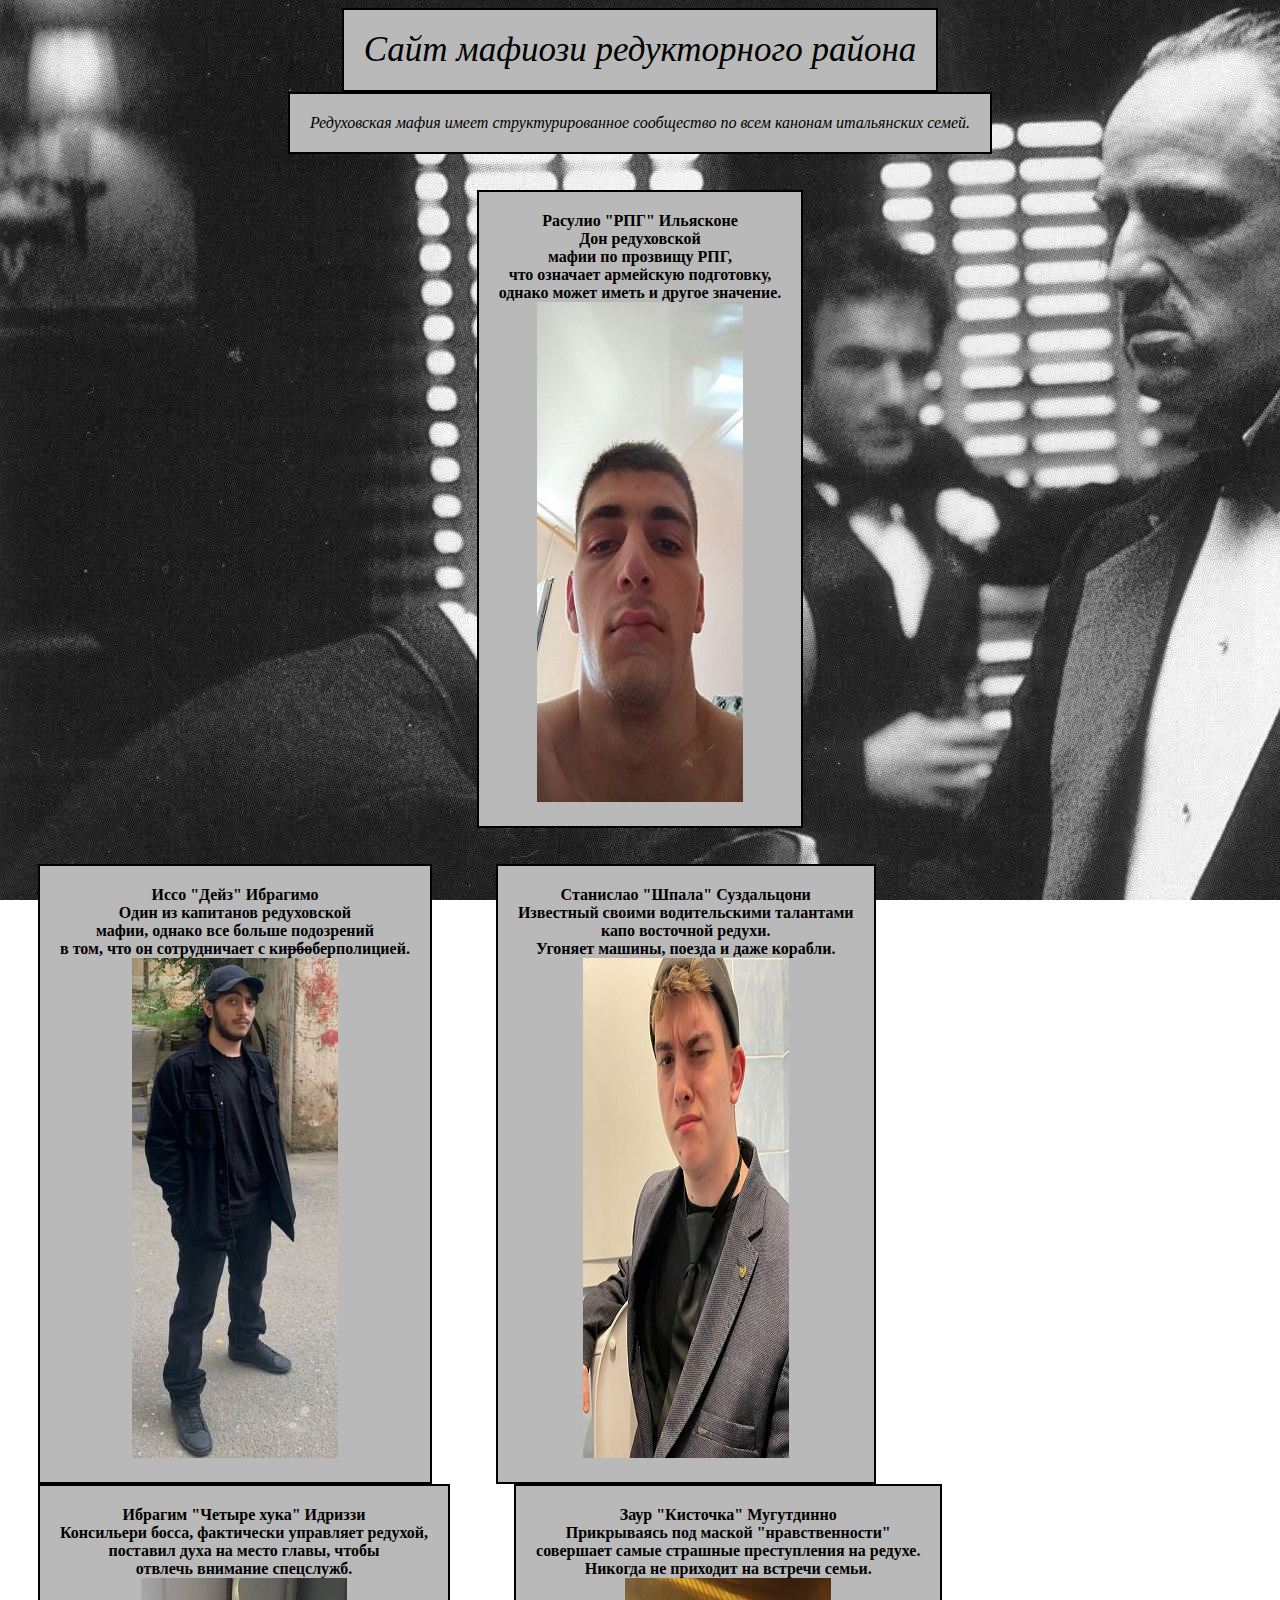
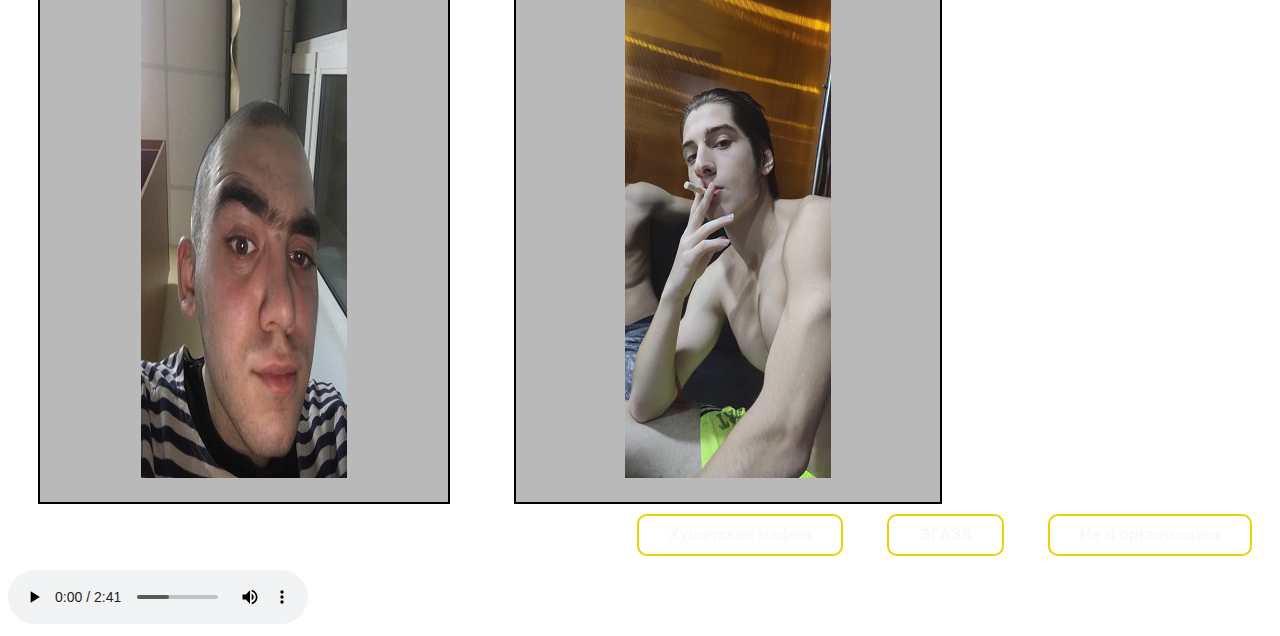
<file: index.html>
<!DOCTYPE html>
<html lang="en">
<head>
    <meta charset="UTF-8">
    <meta http-equiv="X-UA-Compatible" content="IE=edge">
    <meta name="viewport" content="width=device-width, initial-scale=1.0">
    <title>ReduhaShelby</title>
    <link rel="stylesheet" href="main.css" type="text/css"/>
    
</head>
<body background="Без имени2.jpg">

    <div class="zagolovokzag">
<div class="zagolovok">Сайт мафиози редукторного района</div></div>

    <div class="podzagpod">
    <div class="podzag">Редуховская мафия 
        имеет структурированное сообщество 
        по всем канонам итальянских семей.</div></div><br><br>


   <div class="rasuliovnesh">
    <div class="don1rasuliocontent">
                      <b>Расулио "РПГ" Ильясконе<br>
                      Дон редуховской<br>
                      мафии по прозвищу РПГ,<br> 
                      что означает армейскую подготовку,<br>
                      однако может иметь и другое значение.<br></b>
                      <img src="rasuldon.jpg" alt="rasul">
                    </div></div><br><br>

    <div class="Capo1IsaContent">
        <b>Иссо "Дейз" Ибрагимо<br>
                      Один из капитанов редуховской<br>
                      мафии, однако все больше подозрений<br>
                      в том, что он сотрудничает с ки<s>рбо</s>берполицией.<br></b>
                        <img src="isacapo.jpg" alt="isa">
                     </div>
    <div class="Capo1StasContent">
        <b>Станислао "Шпала" Суздальцони<br>
                        Известный своими водительскими талантами<br>
                        капо восточной редухи.<br>
                        Угоняет машины, поезда и даже корабли.<br></b>
                        <img src="stascapo.jpg" alt="stas">
                        </div>                   
    <div class="Konsilieri1IbraContent">
        <b>Ибрагим "Четыре хука" Идриззи<br>
                        Консильери босса, фактически управляет редухой,<br>
                        поставил духа на место главы, чтобы<br>
                        отвлечь внимание спецслужб.<br></b>
                        <img src="ibrakonsilieri.jpg" alt="ibra"><b>
                        </div>             
    <div class="Capo1ZaurContent">
                       <b>Заур "Кисточка" Мугутдинно<br>
                        Прикрываясь под маской "нравственности"<br>
                        совершает самые страшные преступления на редухе.<br>
                        Никогда не приходит на встречи семьи.<br></b>
                        <img src="zaurcapo.jpg" alt="zaur">
                        </div>       
                            
<div class="perehod1">
    <a href="hushet.html" class="shine-button">Хушетская мафия</a>
    <a href="gaza.html" class="shine-button">ЭГАЗА</a>
    <a href="noorganization.html" class="shine-button">Не в организации</a></div>

    <audio id="audio" src="PaulMauriat-Крестныйотец_(smyslpesni.ru).mp3" controls></audio>
</body>
</html>
</file>
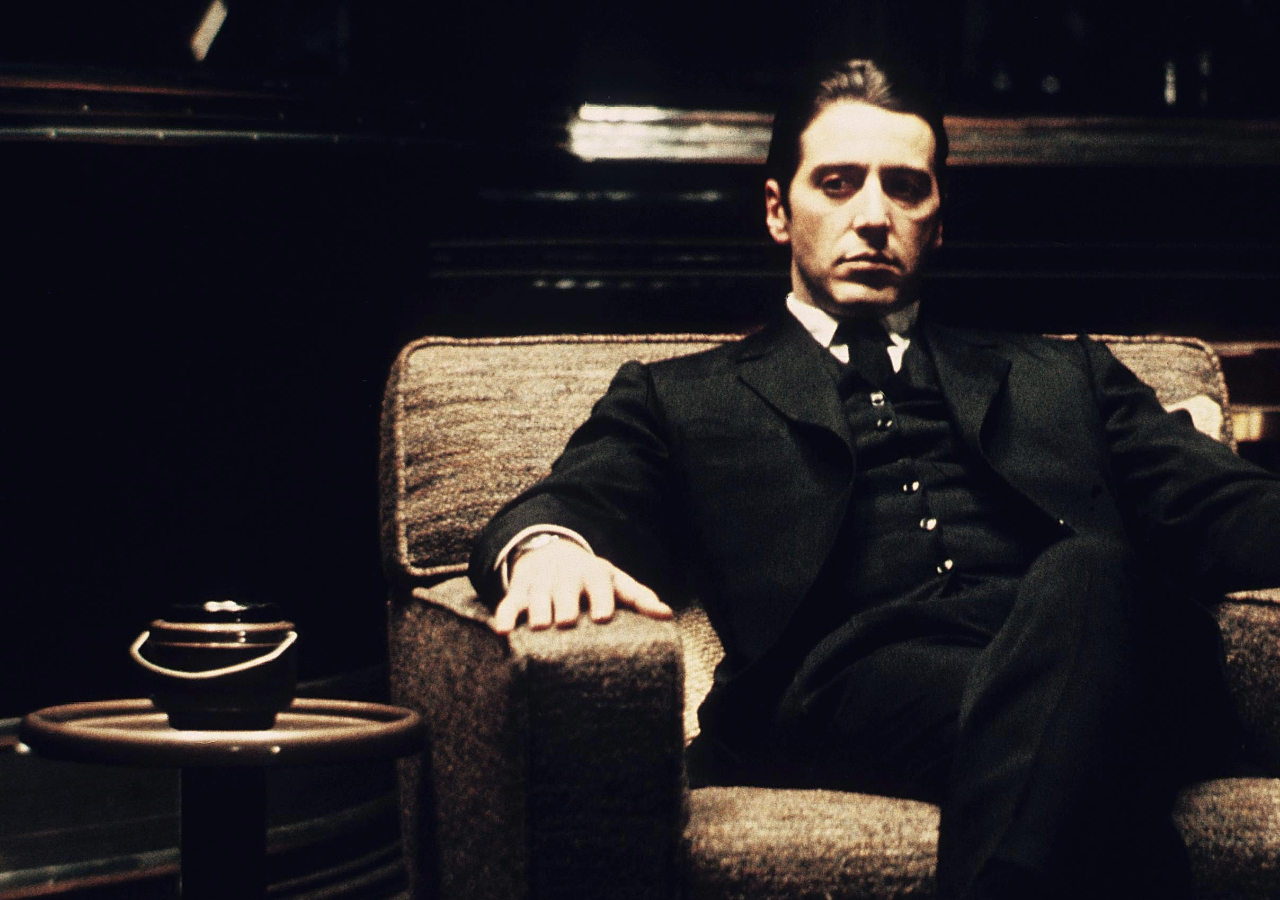
<file: gaza.html>
<!DOCTYPE html>
<html lang="en">
<head>
    <meta charset="UTF-8">
    <meta name="viewport" content="width=device-width, initial-scale=1.0">
    <title>SektorGaza</title>
</head>
<body background="Без имени4.jpg">
    
</body>
</html>
</file>
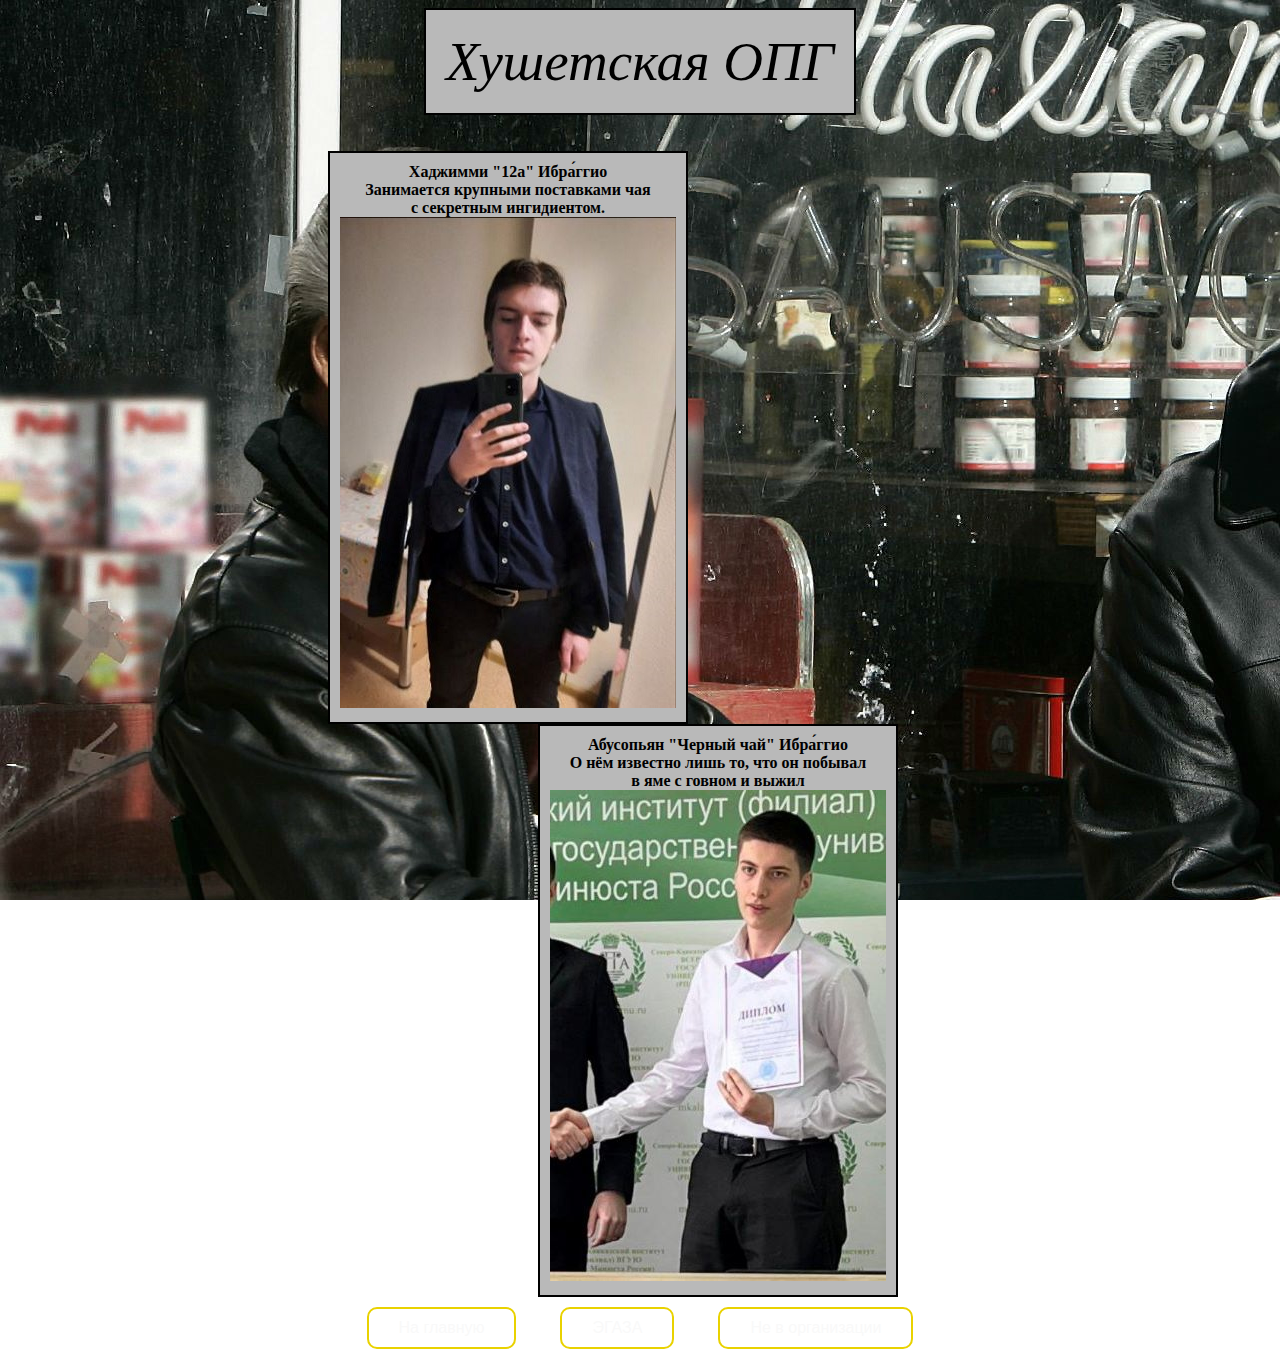
<file: hushet.html>
<!DOCTYPE html>
<html lang="en">
<head>
    <meta charset="UTF-8">
    <meta name="viewport" content="width=device-width, initial-scale=1.0">
    <title>Hushetskie</title>
    <link rel="stylesheet" href="main.css" type="text/css"/>
</head>
<body background="hushet.jpg"></body>
    <div class="zagolovokhushet">
    <div class="zagolovokhushet1">Хушетская ОПГ</div></div><br><br>

<div class="KhadjiMafiozi">
    <b>Хаджимми "12а" Ибра&#769ггио<br>
    Занимается крупными поставками чая <br>
    с секретным ингидиентом.<br></b>
    <img src="khadji.jpg" alt="khadji">
</div>

<div class="AbuMafiozi">
    <b>Абусопьян "Черный чай" Ибра&#769ггио<br>
    О нём известно лишь то, что он побывал<br>
    в яме с говном и выжил<br></b>
    <img src="abu.jpg" alt="abu">
</div>

<div class="perehod2">
    <a href="index.html" class="shine-button">На главную</a>
    <a href="gaza.html" class="shine-button">ЭГАЗА</a>
    <a href="noorganization.html" class="shine-button">Не в организации</a></div>
</body>
</html>
</file>
<file: main.css>
body{
background-attachment: fixed;
}

 @font-face {
    font-family: Kankin;
    src: url(kankin.ttf);
 }

 .zagolovokzag{
    text-align: center;
}
.zagolovok{
    text-align: center;
    font-family: Impact;
    font-style: italic;
    font-size: 35px;
    color: #000000;
    background: #b9b9b9; /* Цвет фона */
    padding: 20px;
    border: 2px solid #000000;
    display: inline-block;
}


.podzagpod{
    text-align: center;
}

.podzag{
    font-family: Impact;
    font-style: italic;
    padding: 20px; /* Поля */
    background: #b9b9b9; /* Цвет фона */
    border: 2px solid #000000; /* Параметры рамки */
    text-align: center;
    display: inline-block;
 
}




.rasuliovnesh{
    text-align: center;
}

.don1rasuliocontent{
    padding: 20px; /* Поля */
    background: #b9b9b9; /* Цвет фона */
    border: 2px solid #000000; /* Параметры рамки */
    display: inline-block;
    
}





.Konsilieri1IbraContent{
    padding: 20px; /* Поля */
    text-align: center;
    background: #b9b9b9; /* Цвет фона */
    border: 2px solid #000000; /* Параметры рамки */
    display: inline-block;
    margin-right: 30px;
    margin-left: 30px;
}

.Capo1IsaContent{
    padding: 20px; /* Поля */
    text-align: center;
    background: #b9b9b9; /* Цвет фона */
    border: 2px solid #000000; /* Параметры рамки */
    display: inline-block;
    margin-right: 30px;
    margin-left: 30px;
}


.Capo1StasContent{
    padding: 20px; /* Поля */
    text-align: center;
    background: #b9b9b9; /* Цвет фона */
    border: 2px solid #000000; /* Параметры рамки */
    display: inline-block;
    margin-right:30px;
    margin-left: 30px;
}

.Capo1ZaurContent{
    padding: 20px; /* Поля */
    text-align: center;
    background: #b9b9b9; /* Цвет фона */
    border: 2px solid #000000; /* Параметры рамки */
    display: inline-block;
    margin-right: 30px;
    margin-left: 30px;
}

.zagolovokhushet{
    text-align: center;
}

.zagolovokhushet1{
    text-align: center;
    font-family: impact;
    font-style: italic;
    font-size: 55px;
    color: #000000;
    background: #b9b9b9; /* Цвет фона */
    padding: 20px;
    border: 2px solid #000000;
    display: inline-block;
}


.AbuMafiozi{
    padding: 10px; /* Поля */
    background: #b9b9b9; /* Цвет фона */
    text-align: center;
    border: 2px solid #000000; /* Параметры рамки */
    display: inline-block;
    margin-left: 530px;
}


.KhadjiMafiozi{
    padding: 10px; /* Поля */
    background: #b9b9b9; /* Цвет фона */
    text-align: center;
    border: 2px solid #000000; /* Параметры рамки */
    display: inline-block;
    margin-left: 320px;
}

.perehod1{
    text-align: right;
}
.perehod2{
    text-align: center;
}
.shine-button {
    text-decoration: none;
    display: inline-block;
    padding: 10px 30px;
    margin: 10px 20px;
    position: relative;
    overflow: hidden;
    border: 2px solid #e9d200;
    border-radius: 10px;
    font-family: 'Montserrat', sans-serif;
    color: #f9f9f9;
    transition: .2s ease-in-out;
  }
  .shine-button:before {
    content: "";
    background: linear-gradient(90deg, rgba(255, 255, 255, .1), rgba(255, 255, 255, .5));
    height: 50px;
    width: 50px;
    position: absolute;
    top: -8px;
    left: -75px;
    transform: skewX(-45deg);
    font-size: larger;
  }
  .shine-button:hover {
    background: #f5d103;
    color: #000000;
  }
  .shine-button:hover:before {
    left: 150px;
    transition: .5s ease-in-out;
  }
</file>
